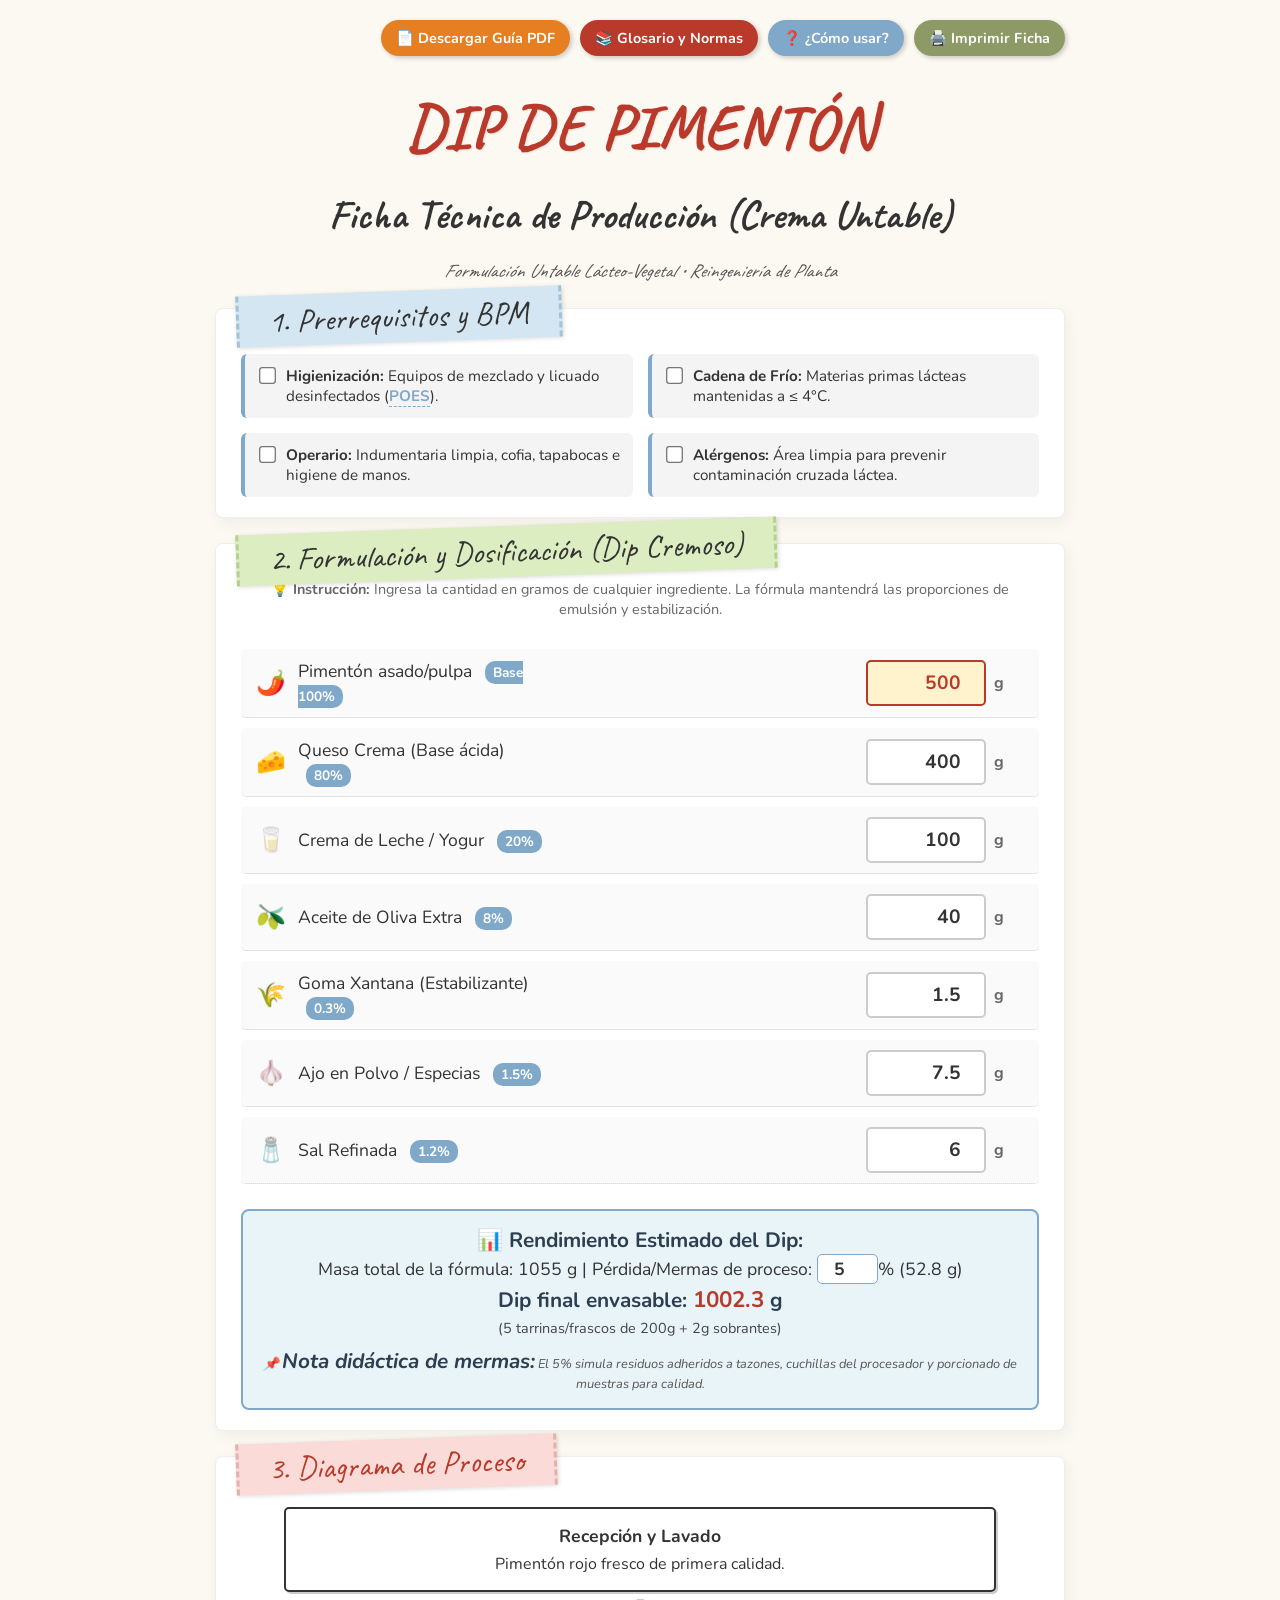
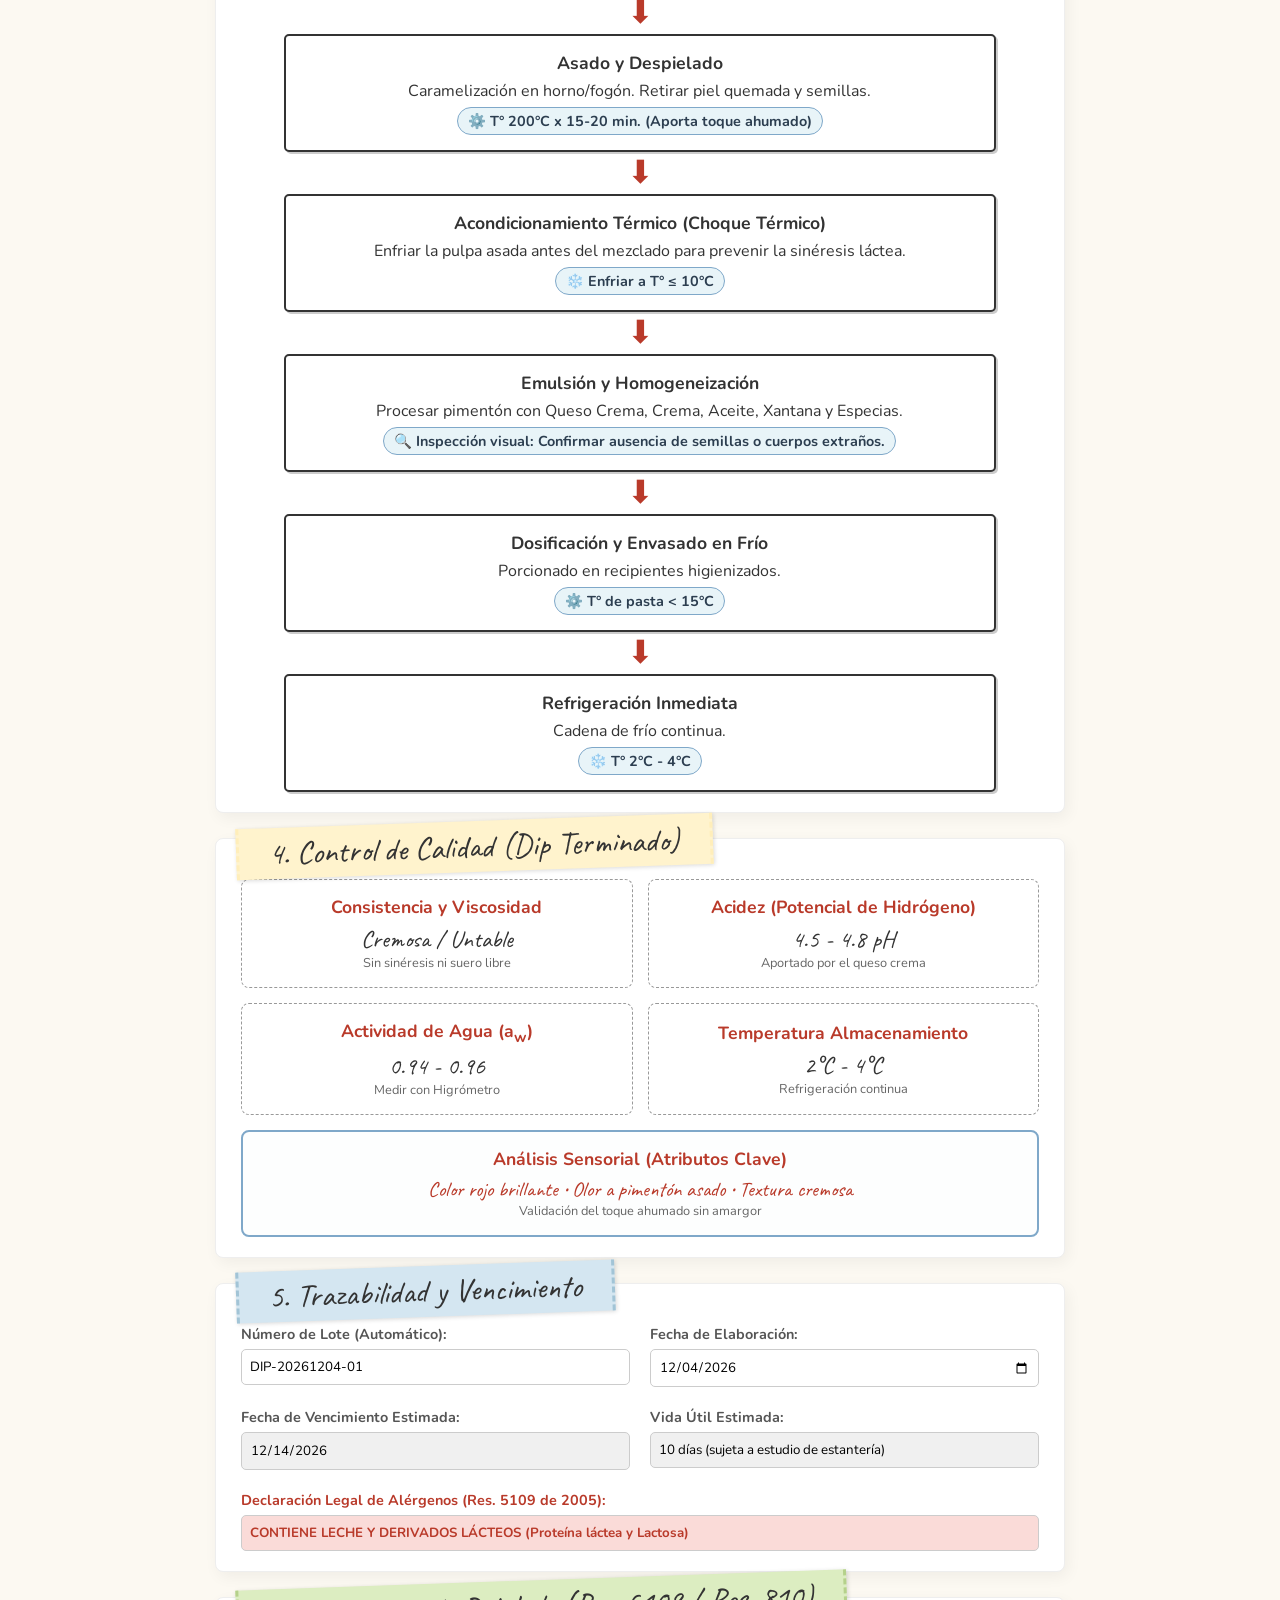
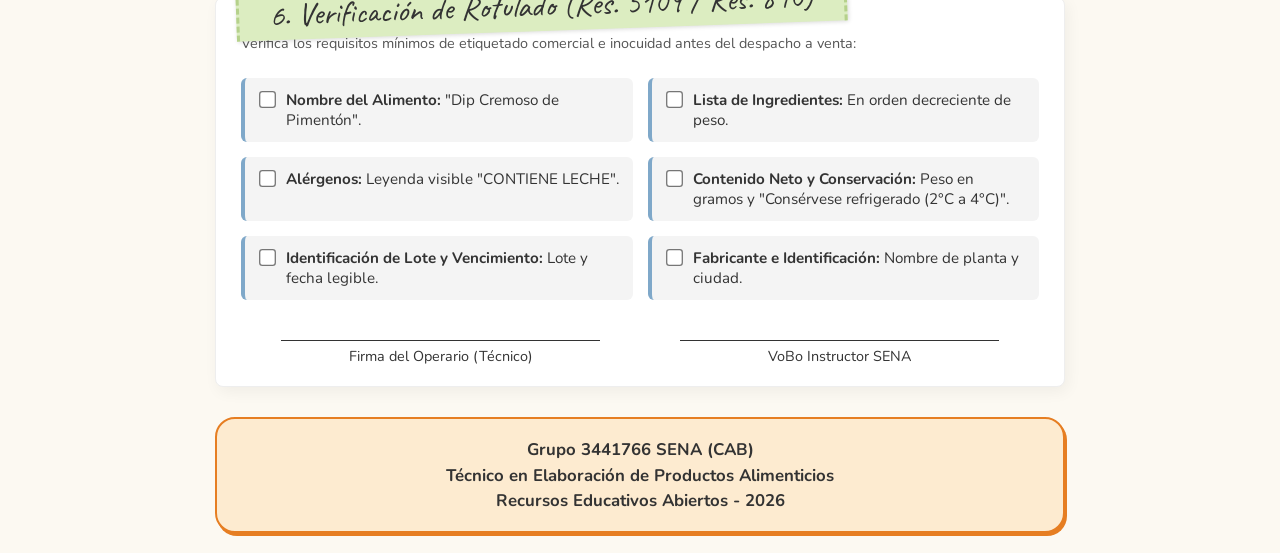
<file: index.html>
<!DOCTYPE html>
<html lang="es">
<head>
    <meta charset="UTF-8">
    <meta name="viewport" content="width=device-width, initial-scale=1.0">
    <title>Ficha Técnica - Dip Cremoso de Pimentón | SENA 3441766</title>
    <!-- Fuentes de Google -->
    <link href="https://fonts.googleapis.com/css2?family=Caveat:wght@600;700&family=Nunito:wght@400;700&display=swap" rel="stylesheet">
    
    <style>
        :root {
            --fondo-papel: #fcf9f2;
            --rojo-pimenton: #b93a2a;
            --verde-oliva: #8e9a65;
            --azul-suave: #7fa8c9;
            --crema: #f5ebd6;
            --texto-oscuro: #333333;
            --amarillo-suave: #f9e79f;
            --gris-bloque: #f4f4f4;
        }

        body {
            background-color: var(--fondo-papel);
            background-image: url("https://www.transparenttextures.com/patterns/cream-paper.png");
            font-family: 'Nunito', sans-serif;
            color: var(--texto-oscuro);
            margin: 0;
            padding: 20px;
            display: flex;
            justify-content: center;
        }

        .contenedor-receta {
            max-width: 850px;
            width: 100%;
            position: relative;
        }

        /* --- BARRA DE HERRAMIENTAS --- */
        .barra-herramientas {
            display: flex;
            justify-content: flex-end;
            gap: 10px;
            margin-bottom: 15px;
            flex-wrap: wrap;
        }

        .btn-herramienta {
            background-color: var(--azul-suave);
            color: white;
            border: none;
            padding: 8px 15px;
            border-radius: 20px;
            font-family: 'Nunito', sans-serif;
            font-weight: bold;
            font-size: 0.9rem;
            cursor: pointer;
            box-shadow: 2px 2px 5px rgba(0,0,0,0.2);
            transition: background 0.3s;
            display: flex;
            align-items: center;
            gap: 5px;
            text-decoration: none;
        }

        .btn-herramienta:hover { background-color: #5c85a8; }
        .btn-herramienta.imprimir { background-color: var(--verde-oliva); }
        .btn-herramienta.imprimir:hover { background-color: #6d774d; }
        .btn-herramienta.glosario { background-color: var(--rojo-pimenton); }
        .btn-herramienta.glosario:hover { background-color: #8c291c; }
        .btn-herramienta.pdf { background-color: #e67e22; }
        .btn-herramienta.pdf:hover { background-color: #d35400; }

        /* --- MODALES --- */
        .modal-fondo {
            display: none; 
            position: fixed;
            top: 0; left: 0; width: 100%; height: 100%;
            background-color: rgba(0,0,0,0.6);
            z-index: 100;
            justify-content: center;
            align-items: center;
            padding: 20px;
            box-sizing: border-box;
        }

        .modal-contenido {
            background-color: white;
            padding: 30px;
            border-radius: 10px;
            max-width: 700px;
            width: 100%;
            position: relative;
            box-shadow: 0 10px 30px rgba(0,0,0,0.3);
            border: 4px solid var(--verde-oliva);
            max-height: 90vh;
            overflow-y: auto;
        }

        .modal-contenido h2 {
            font-family: 'Caveat', cursive;
            color: var(--rojo-pimenton);
            font-size: 2.5rem;
            margin-top: 0;
            text-align: center;
            border-bottom: 2px dashed #ccc;
            padding-bottom: 10px;
        }

        .modal-contenido ul { padding-left: 20px; line-height: 1.6; }
        .modal-contenido li { margin-bottom: 15px; font-size: 1rem; }
        .modal-contenido strong { color: var(--azul-suave); }

        /* Estilos del Glosario */
        .lista-glosario { list-style: none; padding: 0; }
        .lista-glosario li {
            background: var(--fondo-papel);
            border-left: 4px solid var(--azul-suave);
            padding: 12px;
            margin-bottom: 12px;
            border-radius: 0 5px 5px 0;
        }
        .lista-glosario strong {
            color: var(--rojo-pimenton);
            font-size: 1.1rem;
            display: block;
            margin-bottom: 3px;
        }
        .norma-cita {
            display: block;
            margin-top: 8px;
            font-size: 0.85rem;
            color: #444;
            background: #f0f5f8;
            padding: 6px 10px;
            border-radius: 4px;
            border-left: 3px solid var(--azul-suave);
            font-style: italic;
        }
        .norma-cita strong { color: #2c3e50; font-size: 0.85rem; display: inline; font-style: normal;}

        .btn-cerrar {
            display: block;
            margin: 20px auto 0;
            background-color: var(--rojo-pimenton);
            color: white;
            border: none;
            padding: 10px 25px;
            border-radius: 20px;
            font-family: 'Nunito', sans-serif;
            font-weight: bold;
            font-size: 1.1rem;
            cursor: pointer;
            transition: background 0.3s;
        }
        .btn-cerrar:hover { background-color: #8c291c; }

        /* --- ESTILOS DE LA FICHA --- */
        h1 {
            font-family: 'Caveat', cursive;
            color: var(--rojo-pimenton);
            font-size: 4rem;
            text-align: center;
            line-height: 0.9;
            margin-bottom: 5px;
            text-shadow: 1px 1px 2px rgba(0,0,0,0.1);
        }

        .subtitulo {
            text-align: center;
            color: #555;
            font-size: 1.2rem;
            margin-bottom: 25px;
            font-style: italic;
            font-family: 'Caveat', cursive;
        }

        .bloque {
            background-color: white;
            border-radius: 8px;
            padding: 20px 25px;
            margin-bottom: 25px;
            box-shadow: 3px 5px 15px rgba(0,0,0,0.05);
            position: relative;
            border: 1px solid #eee;
        }

        .cinta {
            position: absolute;
            top: -18px;
            left: 20px;
            background-color: var(--crema);
            padding: 5px 30px;
            font-family: 'Caveat', cursive;
            font-size: 2rem;
            color: var(--texto-oscuro);
            box-shadow: 1px 1px 4px rgba(0,0,0,0.15);
            transform: rotate(-2deg);
            border-left: 3px dashed #d1c7b3;
            border-right: 3px dashed #d1c7b3;
            z-index: 10;
        }

        .cinta.roja { background-color: #fadbd8; border-color: #e6b0aa; color: var(--rojo-pimenton); }
        .cinta.verde { background-color: #dcedc1; border-color: #b5d18b; }
        .cinta.azul { background-color: #d4e6f1; border-color: #a2c4d6; }
        .cinta.amarilla { background-color: #fff3cd; border-color: #ffeeba; }

        .palabra-clave {
            color: var(--azul-suave);
            font-weight: bold;
            cursor: pointer;
            border-bottom: 1px dashed var(--azul-suave);
            transition: color 0.2s;
        }
        .palabra-clave:hover { color: var(--rojo-pimenton); border-bottom-color: var(--rojo-pimenton); }

        .checklist-bpm { margin-top: 25px; display: grid; grid-template-columns: 1fr 1fr; gap: 15px; }
        .check-item {
            display: flex; align-items: flex-start; background: var(--gris-bloque);
            padding: 12px; border-radius: 6px; border-left: 4px solid var(--azul-suave);
            font-size: 0.95rem; cursor: pointer;
        }
        .check-item input[type="checkbox"] {
            margin-right: 12px; margin-top: 3px; transform: scale(1.3);
            cursor: pointer; accent-color: var(--rojo-pimenton);
        }
        .check-item.completado { background: #e8f5e9; border-left-color: #4caf50; text-decoration: line-through; color: #777; }

        .grid-ingredientes { display: grid; grid-template-columns: 1fr; gap: 10px; margin-top: 30px; }
        .ingrediente-row {
            display: flex; justify-content: space-between; align-items: center;
            padding: 10px 15px; border-bottom: 1px dotted #ccc; background: #fafafa; border-radius: 5px;
        }
        .ingrediente-info { display: flex; align-items: center; font-size: 1.1rem; width: 300px; }
        .ingrediente-info span.icono { font-size: 1.5rem; margin-right: 12px; }
        .porcentaje-badge {
            font-size: 0.85rem; background: var(--azul-suave); color: white;
            padding: 2px 8px; border-radius: 10px; margin-left: 8px; font-weight: bold;
        }
        .ingrediente-input-group { display: flex; align-items: center; }
        .input-dinamico {
            font-family: 'Nunito', sans-serif; font-size: 1.2rem; width: 100px; padding: 8px;
            text-align: right; border: 2px solid #ccc; border-radius: 5px;
            outline: none; font-weight: bold; color: var(--texto-oscuro);
        }
        .input-dinamico.base { border-color: var(--rojo-pimenton); background-color: #fff3cd; color: var(--rojo-pimenton); }
        .unidad-medida { margin-left: 8px; font-weight: bold; color: #666; width: 30px; }

        .panel-rendimiento {
            margin-top: 25px; text-align: center; background: #e8f4f8;
            border: 2px solid var(--azul-suave); padding: 15px; border-radius: 8px; font-size: 1.1rem;
        }
        .panel-rendimiento strong { color: #2c3e50; font-size: 1.3rem;}

        .input-evaporacion {
            font-family: 'Nunito', sans-serif;
            font-weight: bold;
            font-size: 1.1rem;
            width: 55px;
            text-align: center;
            border: 1.5px solid var(--azul-suave);
            border-radius: 5px;
            background: white;
            color: var(--texto-oscuro);
            padding: 2px;
        }

        .flujo-proceso { display: flex; flex-direction: column; align-items: center; margin-top: 30px; }
        .paso-flujo {
            background: white; border: 2px solid var(--texto-oscuro); border-radius: 5px;
            padding: 15px; width: 85%; text-align: center; position: relative;
            box-shadow: 2px 2px 0px #ccc; z-index: 2;
        }
        .paso-flujo strong { display: block; font-size: 1.1rem; color: var(--texto-oscuro); margin-bottom: 5px; }
        .datos-proceso {
            display: inline-block; background: #e8f4f8; border: 1px solid var(--azul-suave);
            color: #2c3e50; padding: 3px 10px; border-radius: 15px; font-size: 0.9rem;
            font-weight: bold; margin-top: 5px;
        }
        .flecha { font-size: 2rem; color: var(--rojo-pimenton); line-height: 1; margin: 5px 0; z-index: 1; }

        /* Grid de Calidad (5 tarjetas) */
        .grid-calidad { 
            display: grid; 
            grid-template-columns: repeat(2, 1fr); 
            gap: 15px; 
            margin-top: 20px; 
        }
        .tarjeta-calidad { 
            background: #fff; border: 1px dashed #999; padding: 15px; 
            text-align: center; border-radius: 8px; display: flex; 
            flex-direction: column; justify-content: center;
        }
        .tarjeta-calidad .titulo { font-weight: bold; color: var(--rojo-pimenton); font-size: 1.1rem; }
        .tarjeta-calidad .valor { font-size: 1.5rem; font-family: 'Caveat', cursive; color: #333; margin-top: 5px; }
        /* La 5ta tarjeta abarca las 2 columnas */
        .tarjeta-calidad:nth-child(5) { 
            grid-column: span 2; 
            background: #fdfefe;
            border: 2px solid var(--azul-suave);
        }

        .grid-trazabilidad { display: grid; grid-template-columns: 1fr 1fr; gap: 20px; margin-top: 20px; }
        .campo-trazabilidad { display: flex; flex-direction: column; }
        .campo-trazabilidad label { font-weight: bold; font-size: 0.9rem; margin-bottom: 5px; color: #555;}
        .campo-trazabilidad input { padding: 8px; border: 1px solid #ccc; border-radius: 5px; font-family: 'Nunito'; }

        .firmas { display: flex; justify-content: space-around; margin-top: 40px; }
        .firma-linea { border-top: 1px solid #333; width: 40%; text-align: center; padding-top: 5px; font-size: 0.9rem; }

        .banner-final {
            background-color: #fdebd0; border: 2px solid #e67e22; text-align: center;
            padding: 18px 15px; border-radius: 20px; font-family: 'Nunito', sans-serif;
            font-size: 1.05rem; font-weight: bold; color: var(--texto-oscuro); margin-top: 30px;
            box-shadow: 2px 3px 0px #e67e22; line-height: 1.5;
        }

        @media (max-width: 600px) {
            .grid-ingredientes, .checklist-bpm, .grid-trazabilidad { grid-template-columns: 1fr; }
            .grid-calidad { grid-template-columns: 1fr; }
            .tarjeta-calidad:nth-child(5) { grid-column: span 1; } 
            h1 { font-size: 3rem; }
            .cinta { font-size: 1.5rem; left: 50%; transform: translateX(-50%) rotate(-2deg); white-space: nowrap; }
            .firmas { flex-direction: column; align-items: center; gap: 30px; }
            .firma-linea { width: 80%; }
            .ingrediente-row { flex-direction: column; align-items: flex-start; gap: 10px; }
            .ingrediente-input-group { width: 100%; justify-content: flex-end; }
            .barra-herramientas { justify-content: center; }
        }

        /* IMPRESIÓN */
        @media print {
            .barra-herramientas, .modal-fondo { display: none !important; }
            @page { margin: 1cm; size: portrait; }
            body { background: white !important; padding: 0; margin: 0; font-size: 11pt; }
            .contenedor-receta { max-width: 100%; }
            .bloque { box-shadow: none !important; border: 1px solid #666 !important; page-break-inside: avoid; margin-bottom: 15px; padding: 15px; }
            * { -webkit-print-color-adjust: exact !important; print-color-adjust: exact !important; }
            .ingrediente-row { background: white !important; border-bottom: 1px solid #000; }
            .input-dinamico, .input-evaporacion { border: none !important; background: transparent !important; font-weight: bold; color: black !important; width: auto; padding: 0; text-align: right; }
            h1 { font-size: 2.5rem; color: black !important; margin-top: 20px; }
            .subtitulo { color: #444 !important; }
            .cinta { font-size: 1.2rem; padding: 3px 15px; box-shadow: none; border: 1px solid #999; }
            .flecha { display: none; } 
            .paso-flujo { width: 100%; margin-bottom: 8px; page-break-inside: avoid; padding: 10px; }
            .firmas { margin-top: 30px; }
            .palabra-clave { color: black !important; border-bottom: none !important; text-decoration: none; }
            .tarjeta-calidad:nth-child(5) { grid-column: span 2; }
        }
    </style>
</head>
<body>

    <!-- MODAL DE AYUDA -->
    <div id="modalAyuda" class="modal-fondo">
        <div class="modal-contenido">
            <h2>📖 ¿Cómo usar esta Ficha Técnica?</h2>
            <ul>
                <li><strong>1. Verificación BPM:</strong> Revisa y confirma los prerrequisitos de inocuidad y control de alérgenos.</li>
                <li><strong>2. Cálculo Bidireccional:</strong> Modifica la cantidad en gramos de cualquier ingrediente para escalar la formulación. El sistema recalcula automáticamente las proporciones de emulsión y estabilizante (Goma Xantana).</li>
                <li><strong>3. Rendimiento y Mermas:</strong> El 5% por defecto simula las pérdidas reales por adherencia en procesador, espátulas y muestras de control de calidad.</li>
                <li><strong>4. Glosario Normativo:</strong> Consulta las leyes colombianas (Res. 2674, 5109 y 810) aplicables a productos lácteos cremosos.</li>
                <li><strong>5. Rotulado:</strong> Marca la lista de chequeo de la etiqueta antes de dar visto bueno al producto.</li>
            </ul>
            <button class="btn-cerrar" id="btn-cerrar-ayuda">¡Entendido, a producir!</button>
        </div>
    </div>

    <!-- MODAL: GLOSARIO TÉCNICO CON NORMATIVIDAD -->
    <div id="modalGlosario" class="modal-fondo">
        <div class="modal-contenido">
            <h2>📚 Glosario Técnico y Normatividad Sanitaria</h2>
            <ul class="lista-glosario">
                <li>
                    <strong>Dip (Salsa Untable Cremosa)</strong>
                    Preparación cremosa de alta viscosidad formulada para untar o sumergir alimentos directamente.
                    <span class="norma-cita"><strong>Norma aplicable:</strong> Concepto gastronómico y tecnológico de emulsiones lácteo-vegetales.</span>
                </li>
                <li>
                    <strong>Inocuidad y BPM en Lácteos</strong>
                    Principios sanitarios obligatorios para el procesamiento seguro de derivados lácteos y vegetales.
                    <span class="norma-cita"><strong>Norma aplicable:</strong> Resolución 2674 de 2013 (Ministerio de Salud y Protección Social).</span>
                </li>
                <li>
                    <strong>Cadena de Frío (2°C - 4°C)</strong>
                    Almacenamiento refrigerado ininterrumpido necesario para prevenir la multiplicación de patógenos en mezclas de pH moderado.
                    <span class="norma-cita"><strong>Norma aplicable:</strong> Resolución 2674 de 2013 (Título V - Almacenamiento y Transporte).</span>
                </li>
                <li>
                    <strong>Barrera Microbiológica por Acidez (pH 4.5 - 4.8)</strong>
                    El pH ácido aportado por el queso crema (4.4-4.8) actúa como una barrera que inhibe el crecimiento bacteriano en el dip.
                    <span class="norma-cita"><strong>Norma aplicable:</strong> Criterio de estabilidad microbiológica (Res. 1407 de 2022).</span>
                </li>
                
                <li>
                <strong>Estabilizantes e Hidrocoloides (Sustitutos de la Goma Xantana)</strong>
                
                    <p><strong>Sinéresis:</strong> Separación del suero en la matriz cremosa. Concepto tecnológico de reología alimentaria</p>
                    La Goma Xantana (E415) es el estabilizante ideal porque espesa en frío. Si no se dispone de ella, en Colombia se puede sustituir por:
                <br>• <b>Goma Guar (E412):</b> Mantiene la viscosidad en frío.
                <br>• <b>Carragenina (E407):</b> Mejora la cremosidad y evita la separación de suero (sinéresis).
                <br>• <b>Almidón de Papa (Clean Label):</b> Opción natural aprobada por el INVIMA. <i>Ojo:</i> requiere mayor porcentaje y necesita calor para activarse (a diferencia de las gomas que espesan en frío).
                <span class="norma-cita">
                <strong>Norma aplicable: </strong> Resolución 2674 de 2013 / Normativa INVIMA para aditivos y coadyuvantes.</span>
            </li>
                <li>
                    <strong>Declaración Obligatoria de Alérgenos</strong>
                    Requisito legal de indicar de forma explícita en la etiqueta la presencia de ingredientes lácteos.
                    <span class="norma-cita"><strong>Norma aplicable:</strong> Resolución 5109 de 2005 (Artículo 5 - Declaración de alérgenos).</span>
                </li>
                <li>
                    <strong>Etiquetado Nutricional y Frontal</strong>
                    Reglamento de la tabla de valores nutricionales y sellos octogonales de advertencia ("Exceso en Grasas Saturadas / Sodio").
                    <span class="norma-cita"><strong>Norma aplicable:</strong> Resolución 810 de 2021 y Resolución 2492 de 2022.</span>
                </li>
            </ul>
            <button class="btn-cerrar" id="btn-cerrar-glosario">Cerrar Glosario</button>
        </div>
    </div>

    <div class="contenedor-receta">
        
        <!-- BARRA DE HERRAMIENTAS -->
        <div class="barra-herramientas">
            <!-- Enlace al PDF (Asegúrate de que el nombre coincida exactamente) -->
            <a href="De la Receta Casera a la Planta de Producción.pdf" target="_blank" class="btn-herramienta pdf">📄 Descargar Guía PDF</a>
            <button class="btn-herramienta glosario" id="btn-abrir-glosario">📚 Glosario y Normas</button>
            <button class="btn-herramienta" id="btn-abrir-ayuda">❓ ¿Cómo usar?</button>
            <button class="btn-herramienta imprimir" id="btn-imprimir">🖨️ Imprimir Ficha</button>
        </div>

        <h1>DIP DE PIMENTÓN</h1>
        <h2 style="font-family: 'Caveat', cursive; font-size: 2.5rem; text-align: center; color: var(--texto-oscuro); margin-bottom: 5px;">Ficha Técnica de Producción (Crema Untable)</h2>
        <p class="subtitulo">Formulación Untable Lácteo-Vegetal • Reingeniería de Planta</p>

        <!-- Bloque 1: Prerrequisitos BPM -->
        <div class="bloque">
            <div class="cinta azul">1. Prerrequisitos y BPM</div>
            <div class="checklist-bpm">
                <label class="check-item"><input type="checkbox"><span><strong>Higienización:</strong> Equipos de mezclado y licuado desinfectados (<span class="palabra-clave trigger-glosario">POES</span>).</span></label>
                <label class="check-item"><input type="checkbox"><span><strong>Cadena de Frío:</strong> Materias primas lácteas mantenidas a &le; 4&deg;C.</span></label>
                <label class="check-item"><input type="checkbox"><span><strong>Operario:</strong> Indumentaria limpia, cofia, tapabocas e higiene de manos.</span></label>
                <label class="check-item"><input type="checkbox"><span><strong>Alérgenos:</strong> Área limpia para prevenir contaminación cruzada láctea.</span></label>
            </div>
        </div>

        <!-- Bloque 2: Formulación Interactiva -->
        <div class="bloque">
            <div class="cinta verde">2. Formulación y Dosificación (Dip Cremoso)</div>
            <p style="text-align: center; font-size: 0.9rem; color: #666; margin-top: 15px; margin-bottom: 0;">
                💡 <strong>Instrucción:</strong> Ingresa la cantidad en gramos de cualquier ingrediente. La fórmula mantendrá las proporciones de emulsión y estabilización.
            </p>

            <div class="grid-ingredientes">
                <div class="ingrediente-row">
                    <div class="ingrediente-info"><span class="icono">🌶️</span> <span>Pimentón asado/pulpa <span class="porcentaje-badge">Base 100%</span></span></div>
                    <div class="ingrediente-input-group">
                        <input type="number" id="input-pimenton" class="input-dinamico base" value="500" min="10" step="10" inputmode="decimal">
                        <span class="unidad-medida">g</span>
                    </div>
                </div>
                <div class="ingrediente-row">
                    <div class="ingrediente-info"><span class="icono">🧀</span> <span>Queso Crema (Base ácida) <span class="porcentaje-badge">80%</span></span></div>
                    <div class="ingrediente-input-group">
                        <input type="number" id="input-queso" class="input-dinamico" value="400" min="1" step="1" inputmode="decimal">
                        <span class="unidad-medida">g</span>
                    </div>
                </div>
                <div class="ingrediente-row">
                    <div class="ingrediente-info"><span class="icono">🥛</span> <span>Crema de Leche / Yogur <span class="porcentaje-badge">20%</span></span></div>
                    <div class="ingrediente-input-group">
                        <input type="number" id="input-crema" class="input-dinamico" value="100" min="1" step="1" inputmode="decimal">
                        <span class="unidad-medida">g</span>
                    </div>
                </div>
                <div class="ingrediente-row">
                    <div class="ingrediente-info"><span class="icono">🫒</span> <span>Aceite de Oliva Extra <span class="porcentaje-badge">8%</span></span></div>
                    <div class="ingrediente-input-group">
                        <input type="number" id="input-aceite" class="input-dinamico" value="40" min="0.1" step="0.5" inputmode="decimal">
                        <span class="unidad-medida">g</span>
                    </div>
                </div>
                <div class="ingrediente-row">
                    <div class="ingrediente-info"><span class="icono">🌾</span> <span>Goma Xantana (Estabilizante) <span class="porcentaje-badge">0.3%</span></span></div>
                    <div class="ingrediente-input-group">
                        <input type="number" id="input-xantana" class="input-dinamico" value="1.5" min="0.1" step="0.1" inputmode="decimal">
                        <span class="unidad-medida">g</span>
                    </div>
                </div>
                <div class="ingrediente-row">
                    <div class="ingrediente-info"><span class="icono">🧄</span> <span>Ajo en Polvo / Especias <span class="porcentaje-badge">1.5%</span></span></div>
                    <div class="ingrediente-input-group">
                        <input type="number" id="input-especias" class="input-dinamico" value="7.5" min="0.1" step="0.1" inputmode="decimal">
                        <span class="unidad-medida">g</span>
                    </div>
                </div>
                <div class="ingrediente-row">
                    <div class="ingrediente-info"><span class="icono">🧂</span> <span>Sal Refinada <span class="porcentaje-badge">1.2%</span></span></div>
                    <div class="ingrediente-input-group">
                        <input type="number" id="input-sal" class="input-dinamico" value="6" min="0.1" step="0.1" inputmode="decimal">
                        <span class="unidad-medida">g</span>
                    </div>
                </div>
            </div>

            <div class="panel-rendimiento">
                <strong>📊 Rendimiento Estimado del Dip:</strong> <br>
                Masa total de la fórmula: <span id="lbl-peso-total">—</span> g | 
                Pérdida/Mermas de proceso: 
                <input type="number" id="input-evaporacion" class="input-evaporacion" value="5" min="1" max="15" step="1" inputmode="decimal">% 
                (<span id="lbl-perdida">—</span> g) <br>
                <strong>Dip final envasable: <span id="lbl-producto-final" style="color: var(--rojo-pimenton); font-size: 1.4rem;">—</span> g</strong>
                <br><span style="font-size: 0.9rem; color:#444;">(<span id="lbl-frascos">—</span>)</span>
                <p style="font-size: 0.8rem; color: #555; margin-top: 8px; margin-bottom: 0; font-style: italic;">
                    📌 <strong>Nota didáctica de mermas:</strong> El 5% simula residuos adheridos a tazones, cuchillas del procesador y porcionado de muestras para calidad.
                </p>
            </div>
        </div>

        <!-- Bloque 3: Diagrama de Proceso -->
        <div class="bloque">
            <div class="cinta roja">3. Diagrama de Proceso</div>
            <div class="flujo-proceso">
                <div class="paso-flujo"><strong>Recepción y Lavado</strong><span>Pimentón rojo fresco de primera calidad.</span></div>
                <div class="flecha">⬇</div>
                <div class="paso-flujo"><strong>Asado y Despielado</strong><span>Caramelización en horno/fogón. Retirar piel quemada y semillas.</span><br><span class="datos-proceso">⚙️ T&deg; 200&deg;C x 15-20 min. (Aporta toque ahumado)</span></div>
                <div class="flecha">⬇</div>
                <div class="paso-flujo"><strong>Acondicionamiento Térmico (Choque Térmico)</strong><span>Enfriar la pulpa asada antes del mezclado para prevenir la sinéresis láctea.</span><br><span class="datos-proceso">❄️ Enfriar a T&deg; &le; 10&deg;C</span></div>
                <div class="flecha">⬇</div>
                <div class="paso-flujo"><strong>Emulsión y Homogeneización</strong><span>Procesar pimentón con Queso Crema, Crema, Aceite, Xantana y Especias.</span><br><span class="datos-proceso">🔍 Inspección visual: Confirmar ausencia de semillas o cuerpos extraños.</span></div>
                <div class="flecha">⬇</div>
                <div class="paso-flujo"><strong>Dosificación y Envasado en Frío</strong><span>Porcionado en recipientes higienizados.</span><br><span class="datos-proceso">⚙️ T&deg; de pasta &lt; 15&deg;C</span></div>
                <div class="flecha">⬇</div>
                <div class="paso-flujo"><strong>Refrigeración Inmediata</strong><span>Cadena de frío continua.</span><br><span class="datos-proceso">❄️ T&deg; 2&deg;C - 4&deg;C</span></div>
            </div>
        </div>

        <!-- Bloque 4: Control de Calidad -->
        <div class="bloque">
            <div class="cinta amarilla">4. Control de Calidad (Dip Terminado)</div>
            <div class="grid-calidad">
                <div class="tarjeta-calidad">
                    <div class="titulo">Consistencia y Viscosidad</div>
                    <div class="valor">Cremosa / Untable</div>
                    <span style="font-size: 0.8rem; color: #666;">Sin sinéresis ni suero libre</span>
                </div>
                <div class="tarjeta-calidad">
                    <div class="titulo">Acidez (Potencial de Hidrógeno)</div>
                    <div class="valor">4.5 - 4.8 pH</div>
                    <span style="font-size: 0.8rem; color: #666;">Aportado por el queso crema</span>
                </div>
                <div class="tarjeta-calidad">
                    <div class="titulo">Actividad de Agua (a<sub>w</sub>)</div>
                    <div class="valor">0.94 - 0.96</div>
                    <span style="font-size: 0.8rem; color: #666;">Medir con Higrómetro</span>
                </div>
                <div class="tarjeta-calidad">
                    <div class="titulo">Temperatura Almacenamiento</div>
                    <div class="valor">2&deg;C - 4&deg;C</div>
                    <span style="font-size: 0.8rem; color: #666;">Refrigeración continua</span>
                </div>
                <!-- NUEVA TARJETA SENSORIAL -->
                <div class="tarjeta-calidad">
                    <div class="titulo">Análisis Sensorial (Atributos Clave)</div>
                    <div class="valor" style="font-size: 1.3rem; color: var(--rojo-pimenton);">Color rojo brillante • Olor a pimentón asado • Textura cremosa</div>
                    <span style="font-size: 0.8rem; color: #666;">Validación del toque ahumado sin amargor</span>
                </div>
            </div>
        </div>

        <!-- Bloque 5: Trazabilidad y Firmas -->
        <div class="bloque">
            <div class="cinta azul">5. Trazabilidad y Vencimiento</div>
            <div class="grid-trazabilidad">
                <div class="campo-trazabilidad">
                    <label for="lote">Número de Lote (Automático):</label>
                    <input type="text" id="lote" placeholder="DIP-20261028-01">
                </div>
                <div class="campo-trazabilidad">
                    <label for="fecha-elab">Fecha de Elaboración:</label>
                    <input type="date" id="fecha-elab">
                </div>
                <div class="campo-trazabilidad">
                    <label for="fecha-venc">Fecha de Vencimiento Estimada:</label>
                    <input type="date" id="fecha-venc" readonly style="background: #f0f0f0;">
                </div>
                <div class="campo-trazabilidad">
                    <label for="vida-util">Vida Útil Estimada:</label>
                    <input type="text" id="vida-util" value="10 días (sujeta a estudio de estantería)" readonly style="background: #f0f0f0;">
                </div>
                <div class="campo-trazabilidad" style="grid-column: span 2;">
                    <label for="alergenos" style="color: var(--rojo-pimenton);">Declaración Legal de Alérgenos (Res. 5109 de 2005):</label>
                    <input type="text" id="alergenos" value="CONTIENE LECHE Y DERIVADOS LÁCTEOS (Proteína láctea y Lactosa)" readonly style="background: #fadbd8; font-weight: bold; color: var(--rojo-pimenton);">
                </div>
            </div>
        </div>

        <!-- Bloque 6: Rotulado Obligatorio -->
        <div class="bloque">
            <div class="cinta verde">6. Verificación de Rotulado (Res. 5109 / Res. 810)</div>
            <p style="font-size: 0.9rem; color: #555; margin-top: 15px; margin-bottom: 10px;">
                Verifica los requisitos mínimos de etiquetado comercial e inocuidad antes del despacho a venta:
            </p>
            <div class="checklist-bpm">
                <label class="check-item"><input type="checkbox"><span><strong>Nombre del Alimento:</strong> "Dip Cremoso de Pimentón".</span></label>
                <label class="check-item"><input type="checkbox"><span><strong>Lista de Ingredientes:</strong> En orden decreciente de peso.</span></label>
                <label class="check-item"><input type="checkbox"><span><strong>Alérgenos:</strong> Leyenda visible "CONTIENE LECHE".</span></label>
                <label class="check-item"><input type="checkbox"><span><strong>Contenido Neto y Conservación:</strong> Peso en gramos y "Consérvese refrigerado (2&deg;C a 4&deg;C)".</span></label>
                <label class="check-item"><input type="checkbox"><span><strong>Identificación de Lote y Vencimiento:</strong> Lote y fecha legible.</span></label>
                <label class="check-item"><input type="checkbox"><span><strong>Fabricante e Identificación:</strong> Nombre de planta y ciudad.</span></label>
            </div>

            <div class="firmas">
                <div class="firma-linea">Firma del Operario (Técnico)</div>
                <div class="firma-linea">VoBo Instructor SENA</div>
            </div>
        </div>

        <div class="banner-final">
            Grupo 3441766 SENA (CAB)<br>
            Técnico en Elaboración de Productos Alimenticios<br>
            Recursos Educativos Abiertos - 2026
        </div>

    </div>

    <script>
        document.addEventListener('DOMContentLoaded', function() {
            // --- MODALES Y ACCESIBILIDAD (TECLA ESC) ---
            const modalAyuda = document.getElementById('modalAyuda');
            const modalGlosario = document.getElementById('modalGlosario');

            function abrirAyuda() { modalAyuda.style.display = 'flex'; }
            function cerrarAyuda() { modalAyuda.style.display = 'none'; }
            function abrirGlosario() { modalGlosario.style.display = 'flex'; }
            function cerrarGlosario() { modalGlosario.style.display = 'none'; }

            document.getElementById('btn-abrir-ayuda').addEventListener('click', abrirAyuda);
            document.getElementById('btn-cerrar-ayuda').addEventListener('click', cerrarAyuda);
            document.getElementById('btn-abrir-glosario').addEventListener('click', abrirGlosario);
            document.getElementById('btn-cerrar-glosario').addEventListener('click', cerrarGlosario);
            document.getElementById('btn-imprimir').addEventListener('click', function() { window.print(); });

            document.querySelectorAll('.trigger-glosario').forEach(el => {
                el.addEventListener('click', abrirGlosario);
            });

            window.addEventListener('click', function(event) {
                if (event.target === modalAyuda) cerrarAyuda();
                if (event.target === modalGlosario) cerrarGlosario();
            });

            // Cierre con la tecla ESC
            window.addEventListener('keydown', function(event) {
                if (event.key === 'Escape') {
                    cerrarAyuda();
                    cerrarGlosario();
                }
            });

            // --- CHECKLIST BPM Y ROTULADO ---
            document.querySelectorAll('.check-item input[type="checkbox"]').forEach(checkbox => {
                checkbox.addEventListener('change', function() {
                    const label = this.closest('.check-item');
                    if (this.checked) {
                        label.classList.add('completado');
                    } else {
                        label.classList.remove('completado');
                    }
                });
            });

            // --- FORMULACIÓN Y RENDIMIENTO (CON GOMA XANTANA) ---
            const form = { 
                pimenton: 1.00, 
                queso: 0.80, 
                crema: 0.20, 
                aceite: 0.08, 
                xantana: 0.003, 
                especias: 0.015, 
                sal: 0.012 
            };

            const inputs = {
                pimenton: document.getElementById('input-pimenton'),
                queso: document.getElementById('input-queso'),
                crema: document.getElementById('input-crema'),
                aceite: document.getElementById('input-aceite'),
                xantana: document.getElementById('input-xantana'),
                especias: document.getElementById('input-especias'),
                sal: document.getElementById('input-sal')
            };

            const inputEvaporacion = document.getElementById('input-evaporacion');

            function recalcularDesde(origen) {
                let valorIngresado = parseFloat(inputs[origen].value);
                if (isNaN(valorIngresado) || valorIngresado <= 0) return; 

                let nuevoPimenton = (origen === 'pimenton') ? valorIngresado : (valorIngresado / form[origen]);

                if (origen !== 'pimenton') inputs.pimenton.value = formatearInput(nuevoPimenton);
                if (origen !== 'queso') inputs.queso.value = formatearInput(nuevoPimenton * form.queso);
                if (origen !== 'crema') inputs.crema.value = formatearInput(nuevoPimenton * form.crema);
                if (origen !== 'aceite') inputs.aceite.value = formatearInput(nuevoPimenton * form.aceite);
                if (origen !== 'xantana') inputs.xantana.value = formatearInput(nuevoPimenton * form.xantana);
                if (origen !== 'especias') inputs.especias.value = formatearInput(nuevoPimenton * form.especias);
                if (origen !== 'sal') inputs.sal.value = formatearInput(nuevoPimenton * form.sal);

                actualizarRendimiento(nuevoPimenton);
            }

            function actualizarRendimiento(pimenton) {
                const queso = pimenton * form.queso;
                const crema = pimenton * form.crema;
                const aceite = pimenton * form.aceite;
                const xantana = pimenton * form.xantana;
                const especias = pimenton * form.especias;
                const sal = pimenton * form.sal;

                let pctMermas = parseFloat(inputEvaporacion.value);
                if (isNaN(pctMermas) || pctMermas < 0) pctMermas = 5;

                const pesoTotalMezcla = pimenton + queso + crema + aceite + xantana + especias + sal;
                const perdidaMermas = pesoTotalMezcla * (pctMermas / 100);
                const productoFinal = pesoTotalMezcla - perdidaMermas;

                const frascosCompletos = Math.floor(productoFinal / 200);
                const sobranteGramo = Math.round(productoFinal % 200);

                document.getElementById('lbl-peso-total').innerText = formatearVista(pesoTotalMezcla);
                document.getElementById('lbl-perdida').innerText = formatearVista(perdidaMermas);
                document.getElementById('lbl-producto-final').innerText = formatearVista(productoFinal);
                
                let textoFrascos = `${frascosCompletos} tarrinas/frascos de 200g`;
                if (sobranteGramo > 0) {
                    textoFrascos += ` + ${sobranteGramo}g sobrantes`;
                }
                document.getElementById('lbl-frascos').innerText = textoFrascos;
            }

            function formatearInput(num) { return Math.round(num * 100) / 100; }
            function formatearVista(num) { return Number.isInteger(num) ? num : num.toFixed(1); }

            Object.keys(inputs).forEach(key => {
                inputs[key].addEventListener('input', () => recalcularDesde(key));
                inputs[key].addEventListener('blur', function() {
                    if (this.value === '' || parseFloat(this.value) <= 0) {
                        this.value = (key === 'pimenton') ? 500 : (500 * form[key]);
                        recalcularDesde('pimenton');
                    }
                });
            });

            inputEvaporacion.addEventListener('input', function() {
                const val = parseFloat(inputs.pimenton.value) || 500;
                actualizarRendimiento(val);
            });

            // --- TRAZABILIDAD Y GENERACIÓN DE LOTE (10 días de vida útil) ---
            const fechaElab = document.getElementById('fecha-elab');
            const inputLote = document.getElementById('lote');

            function calcularVencimientoYLote() {
                if (fechaElab.value) {
                    let fecha = new Date(fechaElab.value + 'T00:00:00');
                    
                    const yyyy = fecha.getFullYear();
                    const mm = String(fecha.getMonth() + 1).padStart(2, '0');
                    const dd = String(fecha.getDate()).padStart(2, '0');
                    inputLote.value = `DIP-${yyyy}${mm}${dd}-01`;

                    fecha.setDate(fecha.getDate() + 10);
                    const yyyyVenc = fecha.getFullYear();
                    const mmVenc = String(fecha.getMonth() + 1).padStart(2, '0');
                    const ddVenc = String(fecha.getDate()).padStart(2, '0');
                    document.getElementById('fecha-venc').value = `${yyyyVenc}-${mmVenc}-${ddVenc}`;
                }
            }

            fechaElab.addEventListener('change', calcularVencimientoYLote);

            const hoy = new Date();
            const yyyy = hoy.getFullYear();
            const mm = String(hoy.getMonth() + 1).padStart(2, '0');
            const dd = String(hoy.getDate()).padStart(2, '0');
            fechaElab.value = `${yyyy}-${mm}-${dd}`;
            calcularVencimientoYLote();

            recalcularDesde('pimenton');
        });
    </script>
</body>
</html>
</file>
